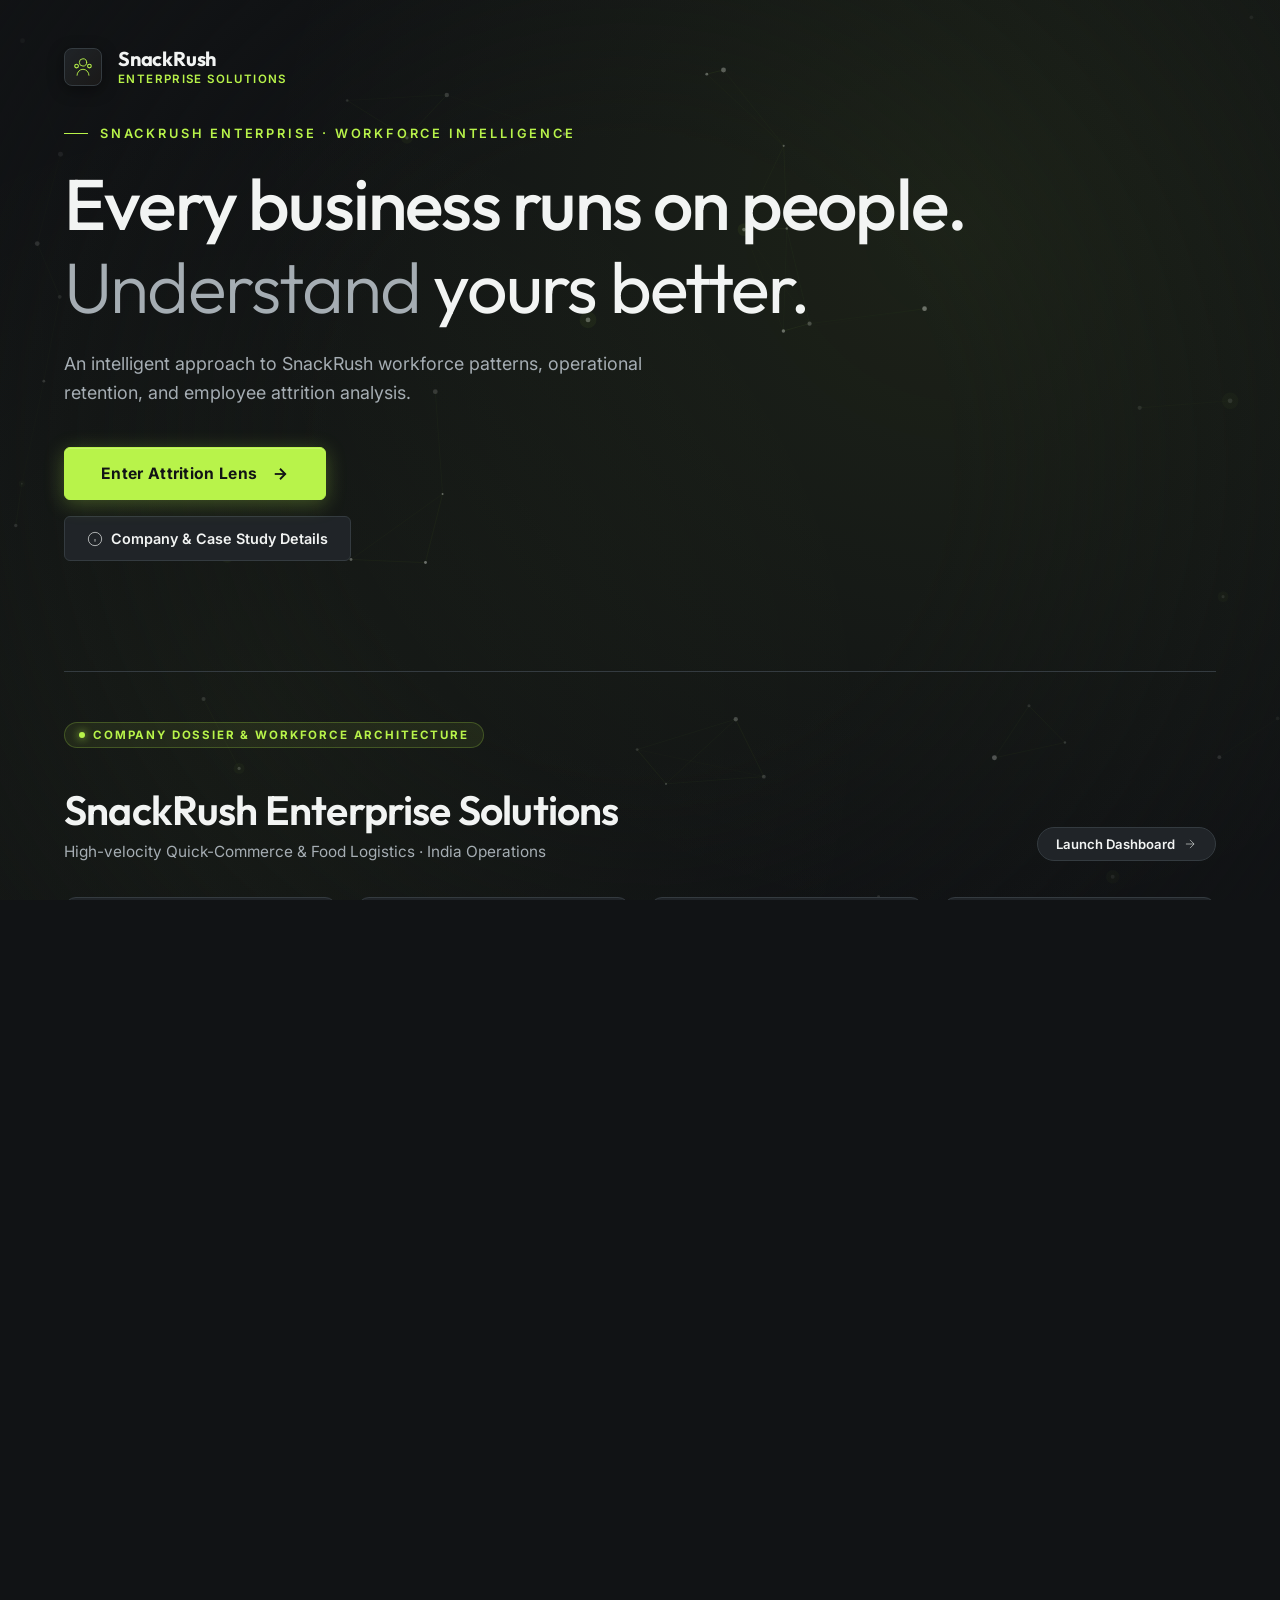
<file: static/landing.html>
<!DOCTYPE html>
<html lang="en">
<head>
  <meta charset="UTF-8">
  <meta name="viewport" content="width=device-width, initial-scale=1.0">
  <title>Attrition Lens | SnackRush Enterprise Solutions</title>
  <link rel="icon" type="image/svg+xml" href="data:image/svg+xml,%3Csvg xmlns='http://www.w3.org/2000/svg' viewBox='0 0 32 32'%3E%3Ccircle cx='16' cy='16' r='15' fill='%23111315'/%3E%3Ccircle cx='16' cy='16' r='8' fill='none' stroke='%23B8F34A' stroke-width='2.5'/%3E%3Ccircle cx='16' cy='16' r='3.5' fill='%23B8F34A'/%3E%3Cline x1='22' y1='22' x2='27' y2='27' stroke='%23B8F34A' stroke-width='2.5' stroke-linecap='round'/%3E%3C/svg%3E">
  <link rel="stylesheet" href="/static/css/landing.css?v=20261016c">
</head>
<body>

  <!-- Abstract Intelligence Network Canvas -->
  <div class="canvas-container" aria-hidden="true">
    <canvas id="network-canvas"></canvas>
    <div class="ambient-lighting"></div>
  </div>

  <!-- Main Shell Composition -->
  <div class="landing-shell">

    <!-- Top-Left Brand Wordmark -->
    <header class="landing-header">
      <a href="/" class="brand-wordmark" aria-label="SnackRush Enterprise Solutions Home">
        <div class="brand-icon">
          <svg width="22" height="22" viewBox="0 0 24 24" fill="none" stroke="currentColor" stroke-linecap="round" stroke-linejoin="round" style="width:22px;height:22px;display:block;">
            <circle cx="12" cy="7" r="4"></circle>
            <path d="M5.5 21a6.5 6.5 0 0 1 13 0"></path>
            <circle cx="19" cy="11" r="2" stroke-width="1.2"></circle>
            <circle cx="5" cy="11" r="2" stroke-width="1.2"></circle>
          </svg>
        </div>
        <div class="brand-text-block">
          <span class="brand-primary-name" style="font-size: 1.25rem; font-weight: 700; color: #F2F4F3; letter-spacing: -0.01em; display: block;">SnackRush</span>
          <span class="brand-sub-name" style="font-size: 0.72rem; font-weight: 600; color: #B8F34A; letter-spacing: 0.12em; text-transform: uppercase; display: block;">Enterprise Solutions</span>
        </div>
      </a>
    </header>

    <!-- Main Editorial Hero Section -->
    <main class="hero-composition">
      <div class="hero-eyebrow">
        SNACKRUSH ENTERPRISE · WORKFORCE INTELLIGENCE
        <span style="display:none;" aria-hidden="true">PEOPLE · PERFORMANCE · POSSIBILITIES</span>
      </div>

      <div class="headline-group">
        <h1 class="headline-primary">Every business runs on people.</h1>
        <h2 class="headline-secondary">Understand <em>yours better.</em></h2>
      </div>

      <p class="hero-supporting">
        An intelligent approach to SnackRush workforce patterns, operational retention, and employee attrition analysis.
      </p>

      <div class="cta-wrapper">
        <a href="/app" class="btn-enter" id="cta-enter-platform" title="Enter People Intelligence" aria-label="Enter People Intelligence - Attrition Lens">
          <span>Enter Attrition Lens</span>
          <span style="display:none;" aria-hidden="true">Enter People Intelligence</span>
          <svg width="18" height="18" viewBox="0 0 24 24" fill="none" stroke="currentColor" style="width:18px;height:18px;display:block;">
            <line x1="5" y1="12" x2="19" y2="12"></line>
            <polyline points="12 5 19 12 12 19"></polyline>
          </svg>
        </a>
        <a href="#company-overview" class="btn-secondary-overview" title="Learn about SnackRush Enterprise Solutions">
          <svg width="16" height="16" viewBox="0 0 24 24" fill="none" stroke="currentColor" style="width:16px;height:16px;display:block;">
            <circle cx="12" cy="12" r="10"></circle>
            <line x1="12" y1="16" x2="12" y2="12"></line>
            <line x1="12" y1="8" x2="12.01" y2="8"></line>
          </svg>
          <span>Company & Case Study Details</span>
        </a>
      </div>
    </main>

    <!-- Company Overview & Case Study Deep-Dive Section -->
    <section id="company-overview" class="company-overview-section">
      <div class="section-badge-pill">
        <span class="badge-dot"></span>
        <span>COMPANY DOSSIER & WORKFORCE ARCHITECTURE</span>
      </div>
      
      <div class="overview-header-row">
        <div>
          <h2 class="overview-heading">SnackRush Enterprise Solutions</h2>
          <p class="overview-subheading">High-velocity Quick-Commerce & Food Logistics · India Operations</p>
        </div>
        <a href="/app" class="btn-outline-pill">
          <span>Launch Dashboard</span>
          <svg width="14" height="14" viewBox="0 0 24 24" fill="none" stroke="currentColor" style="width:14px;height:14px;display:block;"><line x1="5" y1="12" x2="19" y2="12"></line><polyline points="12 5 19 12 12 19"></polyline></svg>
        </a>
      </div>

      <!-- Key Company Highlights Grid -->
      <div class="company-highlights-grid">
        <div class="company-card">
          <div class="card-icon-wrap">
            <svg width="20" height="20" viewBox="0 0 24 24" fill="none" stroke="currentColor" style="width:20px;height:20px;display:block;"><circle cx="12" cy="12" r="10"></circle><polyline points="12 6 12 12 16 14"></polyline></svg>
          </div>
          <div class="card-title">10–15 Min Delivery Promise</div>
          <p class="card-desc">Operating ultra-fast fulfillment networks across tier-1 dark stores. Delivery personnel manage rapid SLAs, creating high shift pressure.</p>
          <div class="card-metric-tag">Operations Core</div>
        </div>

        <div class="company-card">
          <div class="card-icon-wrap">
            <svg width="20" height="20" viewBox="0 0 24 24" fill="none" stroke="currentColor" style="width:20px;height:20px;display:block;"><path d="M17 21v-2a4 4 0 0 0-4-4H5a4 4 0 0 0-4 4v2"></path><circle cx="9" cy="7" r="4"></circle><path d="M23 21v-2a4 4 0 0 0-3-3.87"></path><path d="M16 3.13a4 4 0 0 1 0 7.75"></path></svg>
          </div>
          <div class="card-title">2,500 Monitored Personnel</div>
          <p class="card-desc">Multi-disciplinary workforce spanning Delivery Operations, Engineering, Sales, Customer Support, Human Resources, and Corporate Finance.</p>
          <div class="card-metric-tag">Active Workforce</div>
        </div>

        <div class="company-card">
          <div class="card-icon-wrap">
            <svg width="20" height="20" viewBox="0 0 24 24" fill="none" stroke="currentColor" style="width:20px;height:20px;display:block;"><polygon points="12 2 15.09 8.26 22 9.27 17 14.14 18.18 21.02 12 17.77 5.82 21.02 7 14.14 2 9.27 8.91 8.26 12 2"></polygon></svg>
          </div>
          <div class="card-title">82.0% Retention Baseline</div>
          <p class="card-desc">Historical cohort shows 18.0% exit rate (450 departures). 82.2% of exits are voluntary resignations rather than involuntary terminations.</p>
          <div class="card-metric-tag">Retention Benchmark</div>
        </div>

        <div class="company-card">
          <div class="card-icon-wrap">
            <svg width="20" height="20" viewBox="0 0 24 24" fill="none" stroke="currentColor" style="width:20px;height:20px;display:block;"><path d="M12 2v20M17 5H9.5a3.5 3.5 0 0 0 0 7h5a3.5 3.5 0 0 1 0 7H6"></path></svg>
          </div>
          <div class="card-title">₹40,945 Average Monthly Base</div>
          <p class="card-desc">Compensation dynamics show a ~₹6,400 monthly disparity between departing personnel and retained peers, driving talent poaching.</p>
          <div class="card-metric-tag">Compensation Equity</div>
        </div>
      </div>

      <!-- Deep Dive Information Panels -->
      <div class="company-deepdive-row">
        <!-- Operating Business Units -->
        <div class="deepdive-panel">
          <h3 class="panel-heading">Operating Departments & Turnover Profiles</h3>
          <ul class="dept-summary-list">
            <li>
              <div class="dept-item-info">
                <strong>Delivery Operations</strong>
                <span>Dark store fulfillment & shift drivers</span>
              </div>
              <div class="dept-item-stat critical">24.8% Turnover (High Exposure)</div>
            </li>
            <li>
              <div class="dept-item-info">
                <strong>Sales & Merchant Acquisition</strong>
                <span>Field vendor onboarding & partnerships</span>
              </div>
              <div class="dept-item-stat critical">22.4% Turnover (High Exposure)</div>
            </li>
            <li>
              <div class="dept-item-info">
                <strong>Customer Support & Experience</strong>
                <span>24/7 ticket resolution & frontline care</span>
              </div>
              <div class="dept-item-stat warning">17.2% Turnover (Moderate)</div>
            </li>
            <li>
              <div class="dept-item-info">
                <strong>Software & Cloud Engineering</strong>
                <span>Dispatch routing algorithms & mobile app</span>
              </div>
              <div class="dept-item-stat safe">11.5% Turnover (Stable)</div>
            </li>
            <li>
              <div class="dept-item-info">
                <strong>Legal, Finance & People Ops</strong>
                <span>Regulatory compliance & talent strategy</span>
              </div>
              <div class="dept-item-stat safe">9.2% Turnover (Healthy)</div>
            </li>
          </ul>
        </div>

        <!-- Analytical Case Study Framework -->
        <div class="deepdive-panel">
          <h3 class="panel-heading">Workforce Intelligence Architecture</h3>
          <p class="panel-subtext">The Attrition Lens platform processes multi-source operational telemetries to diagnose systemic flight risk:</p>
          <div class="framework-step-list">
            <div class="step-card">
              <span class="step-num">01</span>
              <div>
                <strong>Audited Enterprise Master Cohort</strong>
                <p>2,500 validated employee rows across 62 telemetry features including tenure, overtime, salary, manager ratings, and burnout scores.</p>
              </div>
            </div>
            <div class="step-card">
              <span class="step-num">02</span>
              <div>
                <strong>Random Forest Machine Learning</strong>
                <p>Trained and cross-validated on held-out test partitions (500 rows) with 0.745 ROC-AUC, providing unbiased predictive probability scoring.</p>
              </div>
            </div>
            <div class="step-card">
              <span class="step-num">03</span>
              <div>
                <strong>Decision-Support What-If Simulation</strong>
                <p>Interactive levers for overtime caps and equity adjustment allow leadership to simulate attrition reduction and ROI prior to rollout.</p>
              </div>
            </div>
          </div>
        </div>
      </div>
    </section>

    <!-- Refined Minimal Footer Row -->
    <footer class="landing-footer">
      <div class="footer-left-meta">
        <span>SnackRush Technologies Inc.</span>
        <span>·</span>
        <span>Decision Support System</span>
      </div>
      <div class="footer-right-meta">
        <span>Confidential & Proprietary Analytics</span>
      </div>
    </footer>

  </div>

  <!-- Gentle Network Canvas Script -->
  <script>
    (function () {
      if (window.matchMedia('(prefers-reduced-motion: reduce)').matches) {
        return;
      }

      const canvas = document.getElementById('network-canvas');
      if (!canvas) return;
      const ctx = canvas.getContext('2d');
      let width, height;
      let animationFrameId;
      let isVisible = true;

      // Particle parameters (understated, cinematic)
      const NODE_COUNT = 42;
      const MAX_DISTANCE = 170;
      const nodes = [];

      function resize() {
        width = canvas.width = window.innerWidth;
        height = canvas.height = window.innerHeight;
      }

      function initNodes() {
        nodes.length = 0;
        for (let i = 0; i < NODE_COUNT; i++) {
          nodes.push({
            x: Math.random() * width,
            y: Math.random() * height,
            vx: (Math.random() - 0.5) * 0.28,
            vy: (Math.random() - 0.5) * 0.28,
            radius: Math.random() * 1.6 + 0.9,
            colorAlpha: Math.random() * 0.4 + 0.2
          });
        }
      }

      function step() {
        if (!isVisible) return;

        ctx.clearRect(0, 0, width, height);

        // Draw connections
        for (let i = 0; i < nodes.length; i++) {
          const a = nodes[i];

          // Update position gently
          a.x += a.vx;
          a.y += a.vy;

          if (a.x < 0) a.x = width;
          else if (a.x > width) a.x = 0;
          if (a.y < 0) a.y = height;
          else if (a.y > height) a.y = 0;

          for (let j = i + 1; j < nodes.length; j++) {
            const b = nodes[j];
            const dx = a.x - b.x;
            const dy = a.y - b.y;
            const dist = Math.sqrt(dx * dx + dy * dy);

            if (dist < MAX_DISTANCE) {
              const alpha = (1 - dist / MAX_DISTANCE) * 0.16;
              ctx.beginPath();
              ctx.moveTo(a.x, a.y);
              ctx.lineTo(b.x, b.y);
              ctx.strokeStyle = `rgba(184, 243, 74, ${alpha * 0.85})`;
              ctx.lineWidth = 0.75;
              ctx.stroke();
            }
          }
        }

        // Draw nodes
        for (let i = 0; i < nodes.length; i++) {
          const n = nodes[i];
          ctx.beginPath();
          ctx.arc(n.x, n.y, n.radius, 0, Math.PI * 2);
          ctx.fillStyle = `rgba(242, 244, 243, ${n.colorAlpha})`;
          ctx.fill();

          // Subtle lime glow for select nodes
          if (i % 5 === 0) {
            ctx.beginPath();
            ctx.arc(n.x, n.y, n.radius * 3.5, 0, Math.PI * 2);
            ctx.fillStyle = 'rgba(184, 243, 74, 0.08)';
            ctx.fill();
          }
        }

        animationFrameId = requestAnimationFrame(step);
      }

      window.addEventListener('resize', () => {
        resize();
        initNodes();
      });

      document.addEventListener('visibilitychange', () => {
        isVisible = !document.hidden;
        if (isVisible) {
          cancelAnimationFrame(animationFrameId);
          step();
        }
      });

      resize();
      initNodes();
      step();
    })();
  </script>
</body>
</html>
</file>
<file: static/css/landing.css>
/* ===================================================================
   SNACKRUSH ENTERPRISE SOLUTIONS - ATTRITION LENS
   Midnight Graphite & Electric Lime Theme Stylesheet
   =================================================================== */

@import url('https://fonts.googleapis.com/css2?family=Inter:wght@300;400;500;600&family=Outfit:wght@300;400;500;600;700&display=swap');

:root {
  --bg-deep: #111315;
  --bg-surface: #202428;
  --bg-elevated: #272D32;
  --accent-lime: #B8F34A;
  --accent-lime-hover: #CAFF72;
  --accent-lime-glow: rgba(184, 243, 74, 0.22);
  --accent-lime-subtle: rgba(184, 243, 74, 0.08);
  --text-main: #F2F4F3;
  --text-muted: #A5ADB3;
  --text-faint: rgba(165, 173, 179, 0.6);
  --border-subtle: #343B40;
  --border-hairline: rgba(52, 59, 64, 0.55);
  --font-display: 'Outfit', -apple-system, BlinkMacSystemFont, sans-serif;
  --font-body: 'Inter', -apple-system, BlinkMacSystemFont, sans-serif;
  --ease-cinematic: cubic-bezier(0.16, 1, 0.3, 1);

  /* Compatibility aliases */
  --accent-copper: var(--accent-lime);
  --accent-copper-hover: var(--accent-lime-hover);
  --accent-copper-glow: var(--accent-lime-glow);
  --accent-copper-subtle: var(--accent-lime-subtle);
  --text-ivory: var(--text-main);
}

*, *::before, *::after {
  box-sizing: border-box;
  margin: 0;
  padding: 0;
}

html, body {
  width: 100%;
  height: 100%;
  background-color: var(--bg-deep);
  color: var(--text-main);
  font-family: var(--font-body);
  overflow-x: hidden;
  -webkit-font-smoothing: antialiased;
  -moz-osx-font-smoothing: grayscale;
}

body {
  position: relative;
  display: flex;
  flex-direction: column;
  min-height: 100vh;
  min-height: 100dvh;
}

/* Background Atmosphere & Canvas */
.canvas-container {
  position: fixed;
  inset: 0;
  z-index: 0;
  pointer-events: none;
  overflow: hidden;
}

#network-canvas {
  width: 100%;
  height: 100%;
  opacity: 0.65;
  transition: opacity 1.5s ease;
}

.ambient-lighting {
  position: absolute;
  inset: 0;
  background: 
    radial-gradient(circle at 75% 25%, rgba(184, 243, 74, 0.07) 0%, transparent 60%),
    radial-gradient(circle at 20% 80%, rgba(184, 243, 74, 0.04) 0%, transparent 50%),
    radial-gradient(circle at 50% 50%, rgba(17, 19, 21, 0) 40%, rgba(17, 19, 21, 0.88) 100%);
  pointer-events: none;
}

/* Main Layout Composition */
.landing-shell {
  position: relative;
  z-index: 10;
  display: flex;
  flex-direction: column;
  justify-content: space-between;
  min-height: 100vh;
  min-height: 100dvh;
  padding: 48px 64px;
  max-width: 1440px;
  margin: 0 auto;
  width: 100%;
}

/* Brand Header (Upper-Left Wordmark) */
.landing-header {
  display: flex;
  justify-content: space-between;
  align-items: flex-start;
  width: 100%;
  animation: fadeInDown 1.2s var(--ease-cinematic) forwards;
}

.brand-wordmark {
  display: flex;
  align-items: center;
  gap: 16px;
  text-decoration: none;
  color: inherit;
}

.brand-icon {
  width: 38px;
  height: 38px;
  border-radius: 8px;
  border: 1px solid var(--border-subtle);
  background: linear-gradient(135deg, var(--bg-surface) 0%, rgba(33, 30, 27, 0.6) 100%);
  display: flex;
  align-items: center;
  justify-content: center;
  position: relative;
  box-shadow: 0 4px 16px rgba(0, 0, 0, 0.4);
  transition: border-color 0.4s ease, box-shadow 0.4s ease;
}

.brand-wordmark:hover .brand-icon {
  border-color: var(--accent-copper);
  box-shadow: 0 0 20px var(--accent-copper-glow);
}

.brand-icon svg {
  width: 20px;
  height: 20px;
  stroke: var(--accent-copper);
}

.brand-text-block {
  display: flex;
  flex-direction: column;
  gap: 2px;
}

.brand-primary-name {
  font-family: var(--font-display);
  font-size: 1.15rem;
  font-weight: 600;
  letter-spacing: -0.01em;
  color: var(--text-ivory);
  line-height: 1.1;
}

.brand-sub-name {
  font-family: var(--font-body);
  font-size: 0.76rem;
  font-weight: 500;
  letter-spacing: 0.14em;
  text-transform: uppercase;
  color: var(--text-muted);
}

/* Header Right Pill */
.header-tag {
  display: inline-flex;
  align-items: center;
  gap: 8px;
  padding: 6px 14px;
  background: rgba(33, 30, 27, 0.7);
  backdrop-filter: blur(8px);
  -webkit-backdrop-filter: blur(8px);
  border: 1px solid var(--border-hairline);
  border-radius: 20px;
  font-size: 0.74rem;
  color: var(--text-muted);
  letter-spacing: 0.04em;
}

.tag-dot {
  width: 6px;
  height: 6px;
  border-radius: 50%;
  background-color: var(--accent-copper);
  box-shadow: 0 0 8px var(--accent-copper);
  animation: pulseDot 2.8s infinite ease-in-out;
}

/* Center Hero Composition */
.hero-composition {
  display: flex;
  flex-direction: column;
  align-items: flex-start;
  justify-content: center;
  max-width: 920px;
  margin: auto 0;
  padding: 40px 0;
}

/* Eyebrow */
.hero-eyebrow {
  display: inline-flex;
  align-items: center;
  gap: 12px;
  font-family: var(--font-body);
  font-size: 0.8rem;
  font-weight: 600;
  letter-spacing: 0.22em;
  text-transform: uppercase;
  color: var(--accent-copper);
  margin-bottom: 24px;
  opacity: 0;
  animation: fadeInUp 1s var(--ease-cinematic) 0.2s forwards;
}

.hero-eyebrow::before {
  content: '';
  display: inline-block;
  width: 24px;
  height: 1px;
  background: var(--accent-copper);
}

/* Headlines */
.headline-group {
  display: flex;
  flex-direction: column;
  margin-bottom: 24px;
}

.headline-primary {
  font-family: var(--font-display);
  font-size: clamp(2.8rem, 5.6vw, 5.2rem);
  font-weight: 500;
  line-height: 1.08;
  letter-spacing: -0.025em;
  color: var(--text-ivory);
  opacity: 0;
  animation: fadeInUp 1.1s var(--ease-cinematic) 0.35s forwards;
}

.headline-secondary {
  font-family: var(--font-display);
  font-size: clamp(2.8rem, 5.6vw, 5.2rem);
  font-weight: 300;
  line-height: 1.08;
  letter-spacing: -0.025em;
  color: var(--text-muted);
  margin-top: 6px;
  opacity: 0;
  animation: fadeInUp 1.1s var(--ease-cinematic) 0.5s forwards;
}

.headline-secondary em {
  font-style: normal;
  color: var(--text-ivory);
  font-weight: 400;
}

/* Supporting Text */
.hero-supporting {
  font-size: clamp(1.05rem, 1.4vw, 1.25rem);
  font-weight: 400;
  line-height: 1.6;
  color: var(--text-muted);
  max-width: 640px;
  margin-bottom: 40px;
  opacity: 0;
  animation: fadeInUp 1.1s var(--ease-cinematic) 0.65s forwards;
}

/* Action Area */
.cta-wrapper {
  display: flex;
  flex-direction: column;
  align-items: flex-start;
  gap: 16px;
  opacity: 0;
  animation: fadeInUp 1.1s var(--ease-cinematic) 0.8s forwards;
}

.btn-enter {
  display: inline-flex;
  align-items: center;
  gap: 14px;
  padding: 16px 36px;
  background-color: var(--accent-lime);
  color: #111315;
  text-decoration: none;
  font-family: var(--font-body);
  font-size: 0.98rem;
  font-weight: 700;
  letter-spacing: 0.02em;
  border-radius: 6px;
  border: 1px solid var(--accent-lime);
  box-shadow: 
    0 4px 20px rgba(184, 243, 74, 0.28),
    inset 0 1px 0 rgba(255, 255, 255, 0.2);
  transition: 
    background-color 0.25s ease,
    transform 0.25s var(--ease-cinematic),
    box-shadow 0.25s ease;
  position: relative;
  overflow: hidden;
  cursor: pointer;
}

.btn-enter::before {
  content: '';
  position: absolute;
  top: 0;
  left: -100%;
  width: 60%;
  height: 100%;
  background: linear-gradient(
    90deg, 
    transparent, 
    rgba(255, 255, 255, 0.3), 
    transparent
  );
  transform: skewX(-20deg);
  transition: left 0.75s ease;
}

.btn-enter:hover {
  background-color: var(--accent-lime-hover);
  color: #111315;
  border-color: var(--accent-lime-hover);
  transform: translateY(-2px);
  box-shadow: 
    0 8px 30px rgba(184, 243, 74, 0.42),
    inset 0 1px 0 rgba(255, 255, 255, 0.3);
}

.btn-enter:hover::before {
  left: 140%;
}

.btn-enter:active {
  transform: translateY(0);
  box-shadow: 0 4px 14px rgba(184, 243, 74, 0.3);
}

.btn-enter svg {
  width: 17px;
  height: 17px;
  stroke: #111315;
  stroke-width: 2.4;
  transition: transform 0.3s var(--ease-cinematic);
}

.btn-enter:hover svg {
  transform: translateX(4px);
}

.supporting-label {
  font-size: 0.78rem;
  font-weight: 500;
  letter-spacing: 0.08em;
  text-transform: uppercase;
  color: var(--text-faint);
  display: flex;
  align-items: center;
  gap: 8px;
}

.supporting-label::before {
  content: '';
  display: inline-block;
  width: 6px;
  height: 1px;
  background: var(--border-subtle);
}

.btn-secondary-overview {
  display: inline-flex;
  align-items: center;
  gap: 8px;
  padding: 13px 22px;
  background: var(--bg-surface);
  border: 1px solid var(--border-subtle);
  border-radius: 6px;
  color: var(--text-main);
  text-decoration: none;
  font-size: 0.90rem;
  font-weight: 600;
  transition: all 0.25s var(--ease-cinematic);
}

.btn-secondary-overview:hover {
  background: var(--bg-elevated);
  border-color: var(--accent-lime);
  color: var(--accent-lime);
  transform: translateY(-2px);
  box-shadow: 0 4px 18px rgba(0, 0, 0, 0.4);
}

/* Company Overview & Case Study Section */
.company-overview-section {
  width: 100%;
  margin: 70px 0 40px 0;
  padding-top: 50px;
  border-top: 1px solid var(--border-subtle);
  display: flex;
  flex-direction: column;
  gap: 36px;
}

.section-badge-pill {
  display: inline-flex;
  align-items: center;
  gap: 8px;
  font-size: 0.72rem;
  font-weight: 700;
  letter-spacing: 0.16em;
  text-transform: uppercase;
  color: var(--accent-lime);
  background: var(--accent-lime-subtle);
  border: 1px solid rgba(184, 243, 74, 0.22);
  padding: 5px 14px;
  border-radius: 20px;
  width: fit-content;
}

.badge-dot {
  width: 6px;
  height: 6px;
  border-radius: 50%;
  background-color: var(--accent-lime);
  box-shadow: 0 0 8px var(--accent-lime);
}

.overview-header-row {
  display: flex;
  align-items: flex-end;
  justify-content: space-between;
  gap: 20px;
  flex-wrap: wrap;
}

.overview-heading {
  font-family: var(--font-display);
  font-size: clamp(1.8rem, 3.2vw, 2.6rem);
  font-weight: 600;
  color: var(--text-main);
  letter-spacing: -0.02em;
}

.overview-subheading {
  font-size: 0.96rem;
  color: var(--text-muted);
  margin-top: 6px;
}

.btn-outline-pill {
  display: inline-flex;
  align-items: center;
  gap: 8px;
  padding: 8px 18px;
  border: 1px solid var(--border-subtle);
  border-radius: 24px;
  color: var(--text-main);
  text-decoration: none;
  font-size: 0.82rem;
  font-weight: 600;
  background: var(--bg-surface);
  transition: all 0.25s ease;
}

.btn-outline-pill:hover {
  background: var(--accent-lime);
  color: #111315;
  border-color: var(--accent-lime);
}

/* Company Highlights 4-Column Grid */
.company-highlights-grid {
  display: grid;
  grid-template-columns: repeat(4, 1fr);
  gap: 20px;
}

@media (max-width: 1024px) {
  .company-highlights-grid {
    grid-template-columns: repeat(2, 1fr);
  }
}

@media (max-width: 600px) {
  .company-highlights-grid {
    grid-template-columns: 1fr;
  }
}

.company-card {
  background: var(--bg-surface);
  border: 1px solid var(--border-subtle);
  border-radius: 12px;
  padding: 24px 22px;
  display: flex;
  flex-direction: column;
  gap: 12px;
  position: relative;
  transition: transform 0.25s var(--ease-cinematic), border-color 0.25s ease;
}

.company-card:hover {
  transform: translateY(-3px);
  border-color: rgba(184, 243, 74, 0.4);
}

.card-icon-wrap {
  width: 40px !important;
  height: 40px !important;
  min-width: 40px !important;
  min-height: 40px !important;
  max-width: 40px !important;
  max-height: 40px !important;
  border-radius: 8px;
  background: var(--bg-elevated);
  border: 1px solid var(--border-subtle);
  display: flex;
  align-items: center;
  justify-content: center;
  color: var(--accent-lime);
  flex-shrink: 0;
  overflow: hidden;
}

.card-icon-wrap svg {
  width: 20px !important;
  height: 20px !important;
  min-width: 20px !important;
  min-height: 20px !important;
  max-width: 20px !important;
  max-height: 20px !important;
  stroke-width: 2;
  display: block;
  flex-shrink: 0;
}

.card-title {
  font-family: var(--font-display);
  font-size: 1.12rem;
  font-weight: 600;
  color: var(--text-main);
  line-height: 1.3;
}

.card-desc {
  font-size: 0.84rem;
  line-height: 1.5;
  color: var(--text-muted);
}

.card-metric-tag {
  margin-top: auto;
  font-size: 0.70rem;
  font-weight: 700;
  text-transform: uppercase;
  letter-spacing: 0.08em;
  color: var(--accent-lime);
  background: var(--accent-lime-subtle);
  padding: 3px 8px;
  border-radius: 4px;
  width: fit-content;
}

/* Deep Dive Row */
.company-deepdive-row {
  display: grid;
  grid-template-columns: 1fr 1fr;
  gap: 24px;
}

@media (max-width: 900px) {
  .company-deepdive-row {
    grid-template-columns: 1fr;
  }
}

.deepdive-panel {
  background: var(--bg-surface);
  border: 1px solid var(--border-subtle);
  border-radius: 12px;
  padding: 28px;
  display: flex;
  flex-direction: column;
  gap: 16px;
}

.panel-heading {
  font-family: var(--font-display);
  font-size: 1.25rem;
  font-weight: 600;
  color: var(--text-main);
}

.panel-subtext {
  font-size: 0.86rem;
  color: var(--text-muted);
  line-height: 1.5;
}

.dept-summary-list {
  list-style: none;
  display: flex;
  flex-direction: column;
  gap: 12px;
  margin-top: 4px;
}

.dept-summary-list li {
  display: flex;
  align-items: center;
  justify-content: space-between;
  gap: 12px;
  padding: 10px 14px;
  background: var(--bg-elevated);
  border-radius: 8px;
  border: 1px solid var(--border-hairline);
}

.dept-item-info {
  display: flex;
  flex-direction: column;
  gap: 2px;
}

.dept-item-info strong {
  font-size: 0.88rem;
  color: var(--text-main);
}

.dept-item-info span {
  font-size: 0.74rem;
  color: var(--text-muted);
}

.dept-item-stat {
  font-size: 0.78rem;
  font-weight: 700;
  padding: 4px 10px;
  border-radius: 6px;
  white-space: nowrap;
}

.dept-item-stat.critical {
  background: rgba(220, 38, 38, 0.15);
  color: #FF7777;
  border: 1px solid rgba(220, 38, 38, 0.3);
}

.dept-item-stat.warning {
  background: rgba(217, 119, 6, 0.15);
  color: #F0C66B;
  border: 1px solid rgba(217, 119, 6, 0.3);
}

.dept-item-stat.safe {
  background: rgba(5, 150, 105, 0.15);
  color: #8DD3A8;
  border: 1px solid rgba(5, 150, 105, 0.3);
}

.framework-step-list {
  display: flex;
  flex-direction: column;
  gap: 14px;
  margin-top: 4px;
}

.step-card {
  display: flex;
  gap: 16px;
  align-items: flex-start;
  padding: 12px 14px;
  background: var(--bg-elevated);
  border-radius: 8px;
  border: 1px solid var(--border-hairline);
}

.step-num {
  font-family: var(--font-display);
  font-size: 1.15rem;
  font-weight: 700;
  color: var(--accent-lime);
  background: var(--accent-lime-subtle);
  border-radius: 6px;
  padding: 4px 8px;
  line-height: 1;
}

.step-card strong {
  font-size: 0.88rem;
  color: var(--text-main);
  display: block;
  margin-bottom: 3px;
}

.step-card p {
  font-size: 0.79rem;
  color: var(--text-muted);
  line-height: 1.45;
  margin: 0;
}

/* Footer / Meta Row */
.landing-footer {
  display: flex;
  justify-content: space-between;
  align-items: flex-end;
  width: 100%;
  padding-top: 24px;
  border-top: 1px solid var(--border-hairline);
  opacity: 0;
  animation: fadeIn 1.2s var(--ease-cinematic) 0.95s forwards;
}

.footer-left-meta {
  display: flex;
  align-items: center;
  gap: 18px;
  font-size: 0.76rem;
  color: var(--text-muted);
}

.footer-right-meta {
  font-size: 0.74rem;
  color: var(--text-faint);
  letter-spacing: 0.04em;
}

.footer-meta-link {
  color: var(--text-muted);
  text-decoration: none;
  transition: color 0.2s ease;
}

.footer-meta-link:hover {
  color: var(--accent-copper);
}

/* Animations */
@keyframes fadeInUp {
  from {
    opacity: 0;
    transform: translateY(22px);
  }
  to {
    opacity: 1;
    transform: translateY(0);
  }
}

@keyframes fadeInDown {
  from {
    opacity: 0;
    transform: translateY(-16px);
  }
  to {
    opacity: 1;
    transform: translateY(0);
  }
}

@keyframes fadeIn {
  from { opacity: 0; }
  to { opacity: 1; }
}

@keyframes pulseDot {
  0%, 100% {
    opacity: 0.6;
    transform: scale(0.95);
  }
  50% {
    opacity: 1;
    transform: scale(1.15);
  }
}

/* Responsive Breakpoints */
@media (max-width: 1024px) {
  .landing-shell {
    padding: 36px 40px;
  }
  .hero-composition {
    max-width: 100%;
  }
}

@media (max-width: 768px) {
  .landing-shell {
    padding: 28px 24px;
  }
  .landing-header {
    flex-direction: row;
    align-items: center;
  }
  .header-tag {
    display: none;
  }
  .headline-group {
    margin-bottom: 20px;
  }
  .hero-supporting {
    margin-bottom: 32px;
  }
  .landing-footer {
    flex-direction: column;
    align-items: flex-start;
    gap: 12px;
  }
}

@media (max-width: 480px) {
  .btn-enter {
    width: 100%;
    justify-content: center;
  }
  .hero-eyebrow {
    font-size: 0.72rem;
    letter-spacing: 0.16em;
  }
}

/* Respect Reduced Motion */
@media (prefers-reduced-motion: reduce) {
  *, *::before, *::after {
    animation-duration: 0.001s !important;
    animation-iteration-count: 1 !important;
    transition-duration: 0.001s !important;
  }
  #network-canvas {
    display: none;
  }
}
</file>
